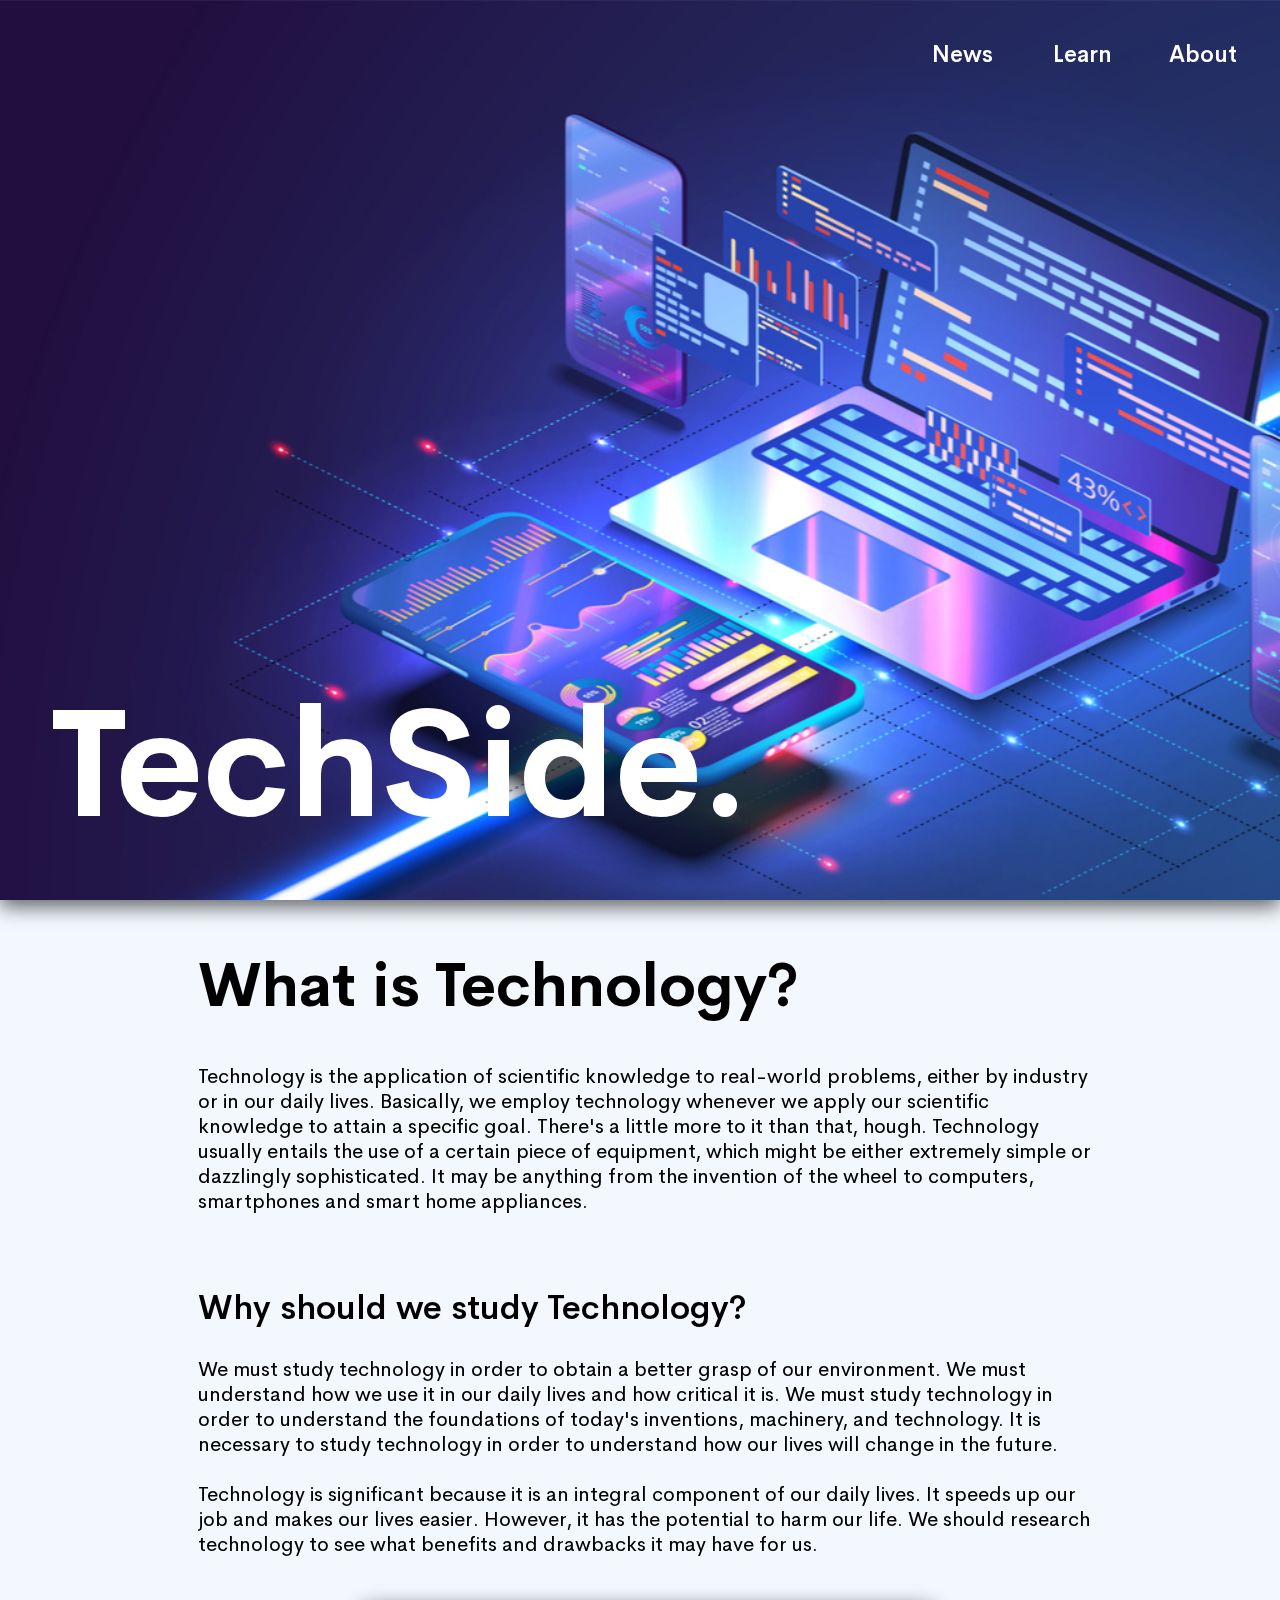
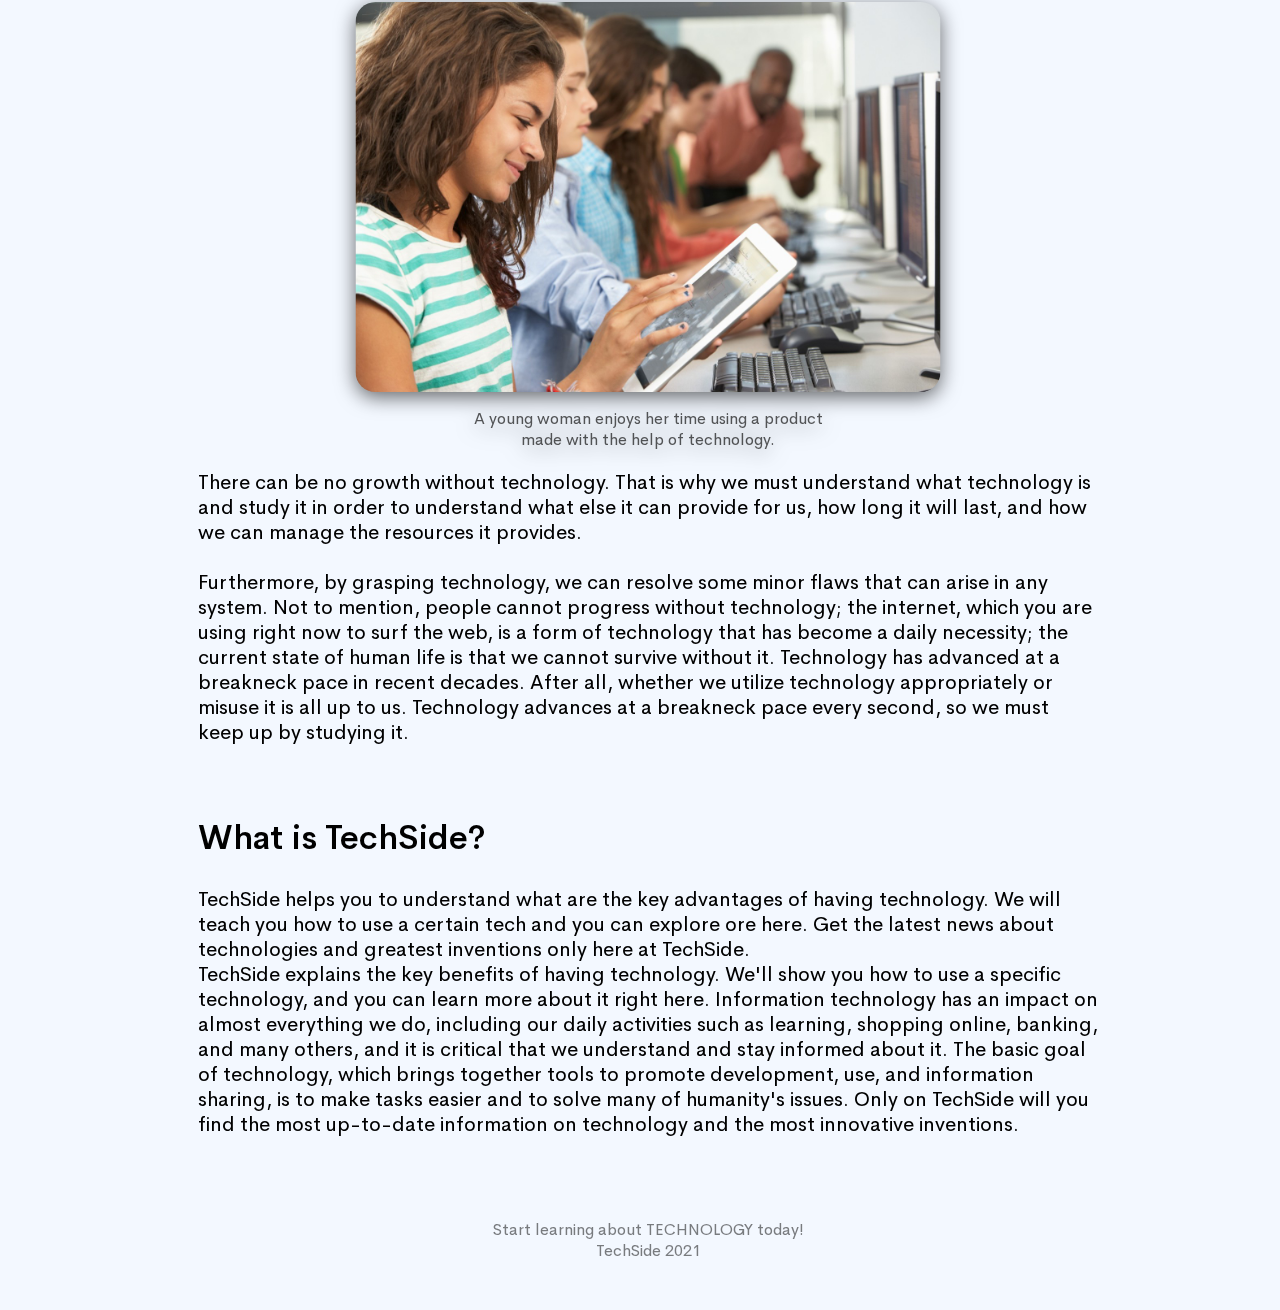
<file: index.html>
<!doctype html>
<html>

<head>
  <meta charset="utf-8">
  <meta name="viewport" content="width=device-width, initial-scale=1.0, user-scalable=no">
  <title>TechSide.</title>
  
  <link rel="stylesheet" href="css/loader.css" />
  <script src="js/loader.js"></script>

  <link rel="stylesheet" href="css/nav.css" />
  <link rel="stylesheet" type="text/css" href="font/style.css" />
  <link rel="stylesheet" href="css/style.css" />
  <script src="js/nav.js"></script>
  <script src="js/scripts.js"></script>

</head>

<header>
  <nav class="header" id="header">
    <div id="b1" class="menuBox" >
      <svg id="i1" class="menuIC" viewBox="0 0 100 100">
        <path id="top-line-1"     d="M30,37 L70,37 Z"></path>
        <path id="middle-line-1" 	d="M30,50 L70,50 Z"></path>
        <path id="bottom-line-1" 	d="M30,63 L70,63 Z"></path>
      </svg>
    </div>
    <div class="left">
      <a id="leftA">TechSide.</a>
    </div>
    <ul class="rightHeader">
      <li class="height"></li>
      <li><a onclick="fadeTransition('pages/news.html')">News</a></li>
      <li><a onclick="fadeTransition('pages/learn.html')">Learn</a></li>
      <li><a onclick="fadeTransition('pages/about.html')">About</a></li>
    </ul>
    <div style="background-image: url('files/home.jpg');" id="nvImg" class="behind"></div>
  </nav>
</header>

<div id="loader"></div>

<body class="main">

  <article>
    <h1>What is Technology?</h1>
    <p>
      Technology is the application of scientific knowledge to real-world problems, either
      by industry or in our daily lives. Basically, we employ technology whenever we apply
      our scientific knowledge to attain a specific goal. There's a little more to it than that,
      hough. Technology usually entails the use of a certain piece of equipment, which might
      be either extremely simple or dazzlingly sophisticated. It may be anything from the
      invention of the wheel to computers, smartphones and smart home appliances.
    </p><br>
    <article>
      <h2>Why should we study Technology?</h2>
      <p>
        We must study technology in order to obtain a better grasp of our environment. We must understand how we use it
        in our daily lives and how critical it is. We must study technology in order to understand the foundations of
        today's inventions, machinery, and technology. It is necessary to study technology in order to understand how
        our lives will change in the future.<br><br>
        Technology is significant because it is an integral component of our daily lives. It speeds up our job and makes
        our lives easier. However, it has the potential to harm our life. We should research technology to see what
        benefits and drawbacks it may have for us.<br><br></p>

      <figure>
        <img src="files/fig1.jpeg"/>
        <figcaption>A young woman enjoys her time using a product<br>made with the help of technology.</figcaption>
      </figure>
      <p>
        There can be no growth without technology. That is why we must understand what technology is and study it in
        order to understand what else it can provide for us, how long it will last, and how we can manage the resources
        it provides.<br><br>
        Furthermore, by grasping technology, we can resolve some minor flaws that can arise in any system. Not to
        mention, people cannot progress without technology; the internet, which you are using right now to surf the web,
        is a form of technology that has become a daily necessity; the current state of human life is that we cannot
        survive without it. Technology has advanced at a breakneck pace in recent decades. After all, whether we utilize
        technology appropriately or misuse it is all up to us. Technology advances at a breakneck pace every second, so
        we must keep up by studying it.
      </p><br>
    </article>




    <article>
      <h2>What is TechSide?</h2>
      <p>TechSide helps you to understand what are the key advantages of having technology. We will teach you how to use
        a certain tech and you can explore ore here. Get the latest news about technologies and greatest inventions only
        here at TechSide.
        <br>TechSide explains the key benefits of having technology. We'll show you
        how to use a specific technology, and you can learn more about it right
        here. Information technology has an impact on almost everything we do,
        including our daily activities such as learning, shopping online, banking, and many others, and it is critical
        that we understand and stay informed about it. The basic goal of technology, which brings together tools to
        promote development, use, and information sharing, is to make tasks easier and to solve many of humanity's
        issues. Only on TechSide will you find the most
        up-to-date information on technology and the most innovative inventions.
      </p>

    </article>

  </article>
  <br>
  <p class="centerL">
    <br>Start learning about TECHNOLOGY today!
    <br>TechSide 2021
  </p>
  <br>

</body>
<script src="js/AJS.js"></script>
<script src="js/hamburger.js"></script>


</html>
</file>
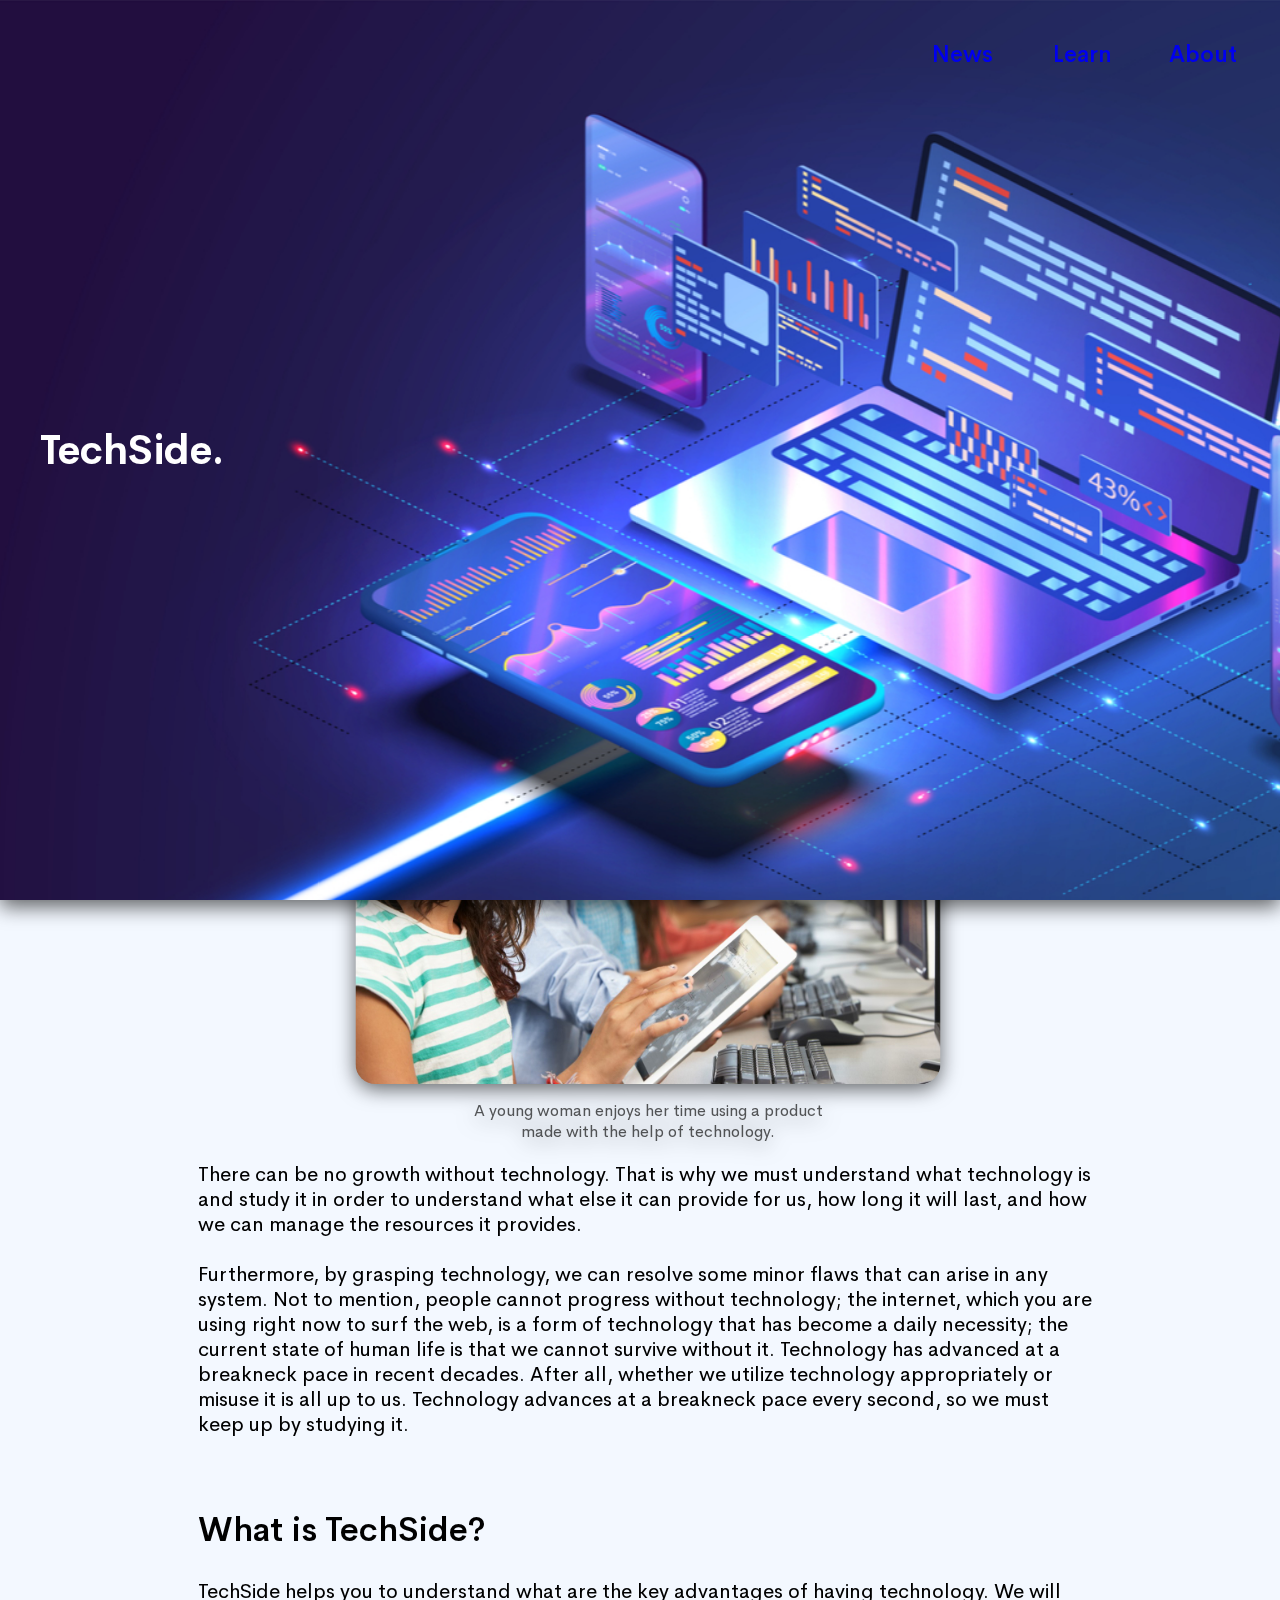
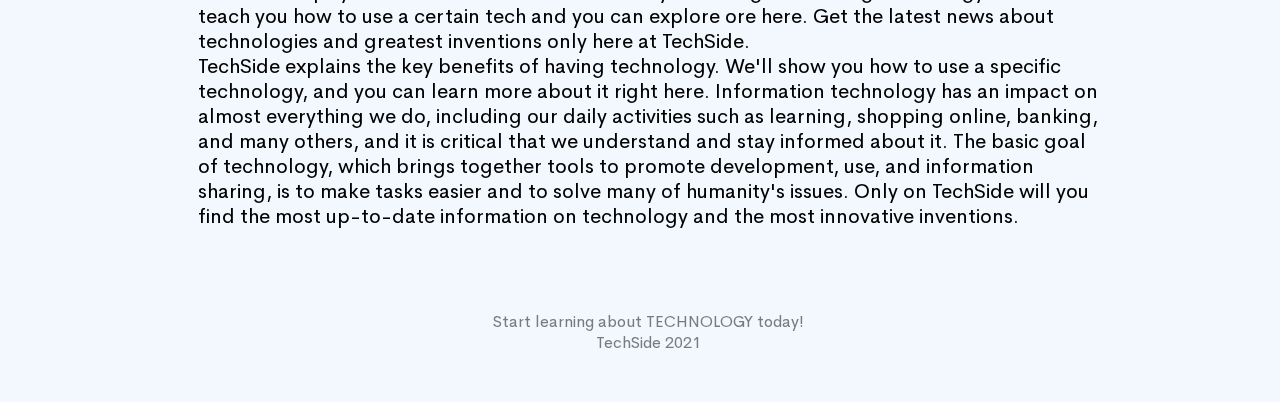
<file: main.html>
<!doctype html>
<html>

<head>
  <meta charset="utf-8">
  <title>TechSide.</title>
  <link rel="stylesheet" href="css/nav.css" />
  <link rel="stylesheet" href="css/style.css" />
  <link rel="stylesheet" type="text/css" href="font/style.css" />

  <script src="js/nav.js"></script>
</head>


<header>
  <nav class="header" id="header">
    <li class="left">
      <a id="leftA">TechSide.</a>
    </li>
    <ul class="rightHeader">
      <li class="height"></li>
      <li><a href="pages/news.html">News</a></li>
      <li><a href="pages/learn.html">Learn</a></li>
      <li><a href="pages/about.html">About</a></li>
    </ul>
    <ul style="background-image: url('files/home.jpg');" id="nvImg" class="behind"></ul>
  </nav>
</header>

<body class="main">

  <article>
    <h1>What is Technology?</h1>
    <p>
      Technology is the application of scientific knowledge to real-world problems, either
      by industry or in our daily lives. Basically, we employ technology whenever we apply
      our scientific knowledge to attain a specific goal. There's a little more to it than that,
      hough. Technology usually entails the use of a certain piece of equipment, which might
      be either extremely simple or dazzlingly sophisticated. It may be anything from the
      invention of the wheel to computers, smartphones and smart home appliances.
    </p><br>
    <article>
      <h2>Why should we study Technology?</h2>
      <p>
        We must study technology in order to obtain a better grasp of our environment. We must understand how we use it
        in our daily lives and how critical it is. We must study technology in order to understand the foundations of
        today's inventions, machinery, and technology. It is necessary to study technology in order to understand how
        our lives will change in the future.<br><br>
        Technology is significant because it is an integral component of our daily lives. It speeds up our job and makes
        our lives easier. However, it has the potential to harm our life. We should research technology to see what
        benefits and drawbacks it may have for us.<br><br></p>

      <figure>
        <img src="files/fig1.jpeg" />
        <figcaption>A young woman enjoys her time using a product<br>made with the help of technology.</figcaption>
      </figure>
      <p>
        There can be no growth without technology. That is why we must understand what technology is and study it in
        order to understand what else it can provide for us, how long it will last, and how we can manage the resources
        it provides.<br><br>
        Furthermore, by grasping technology, we can resolve some minor flaws that can arise in any system. Not to
        mention, people cannot progress without technology; the internet, which you are using right now to surf the web,
        is a form of technology that has become a daily necessity; the current state of human life is that we cannot
        survive without it. Technology has advanced at a breakneck pace in recent decades. After all, whether we utilize
        technology appropriately or misuse it is all up to us. Technology advances at a breakneck pace every second, so
        we must keep up by studying it.
      </p><br>
    </article>




    <article>
      <h2>What is TechSide?</h2>
      <p>TechSide helps you to understand what are the key advantages of having technology. We will teach you how to use
        a certain tech and you can explore ore here. Get the latest news about technologies and greatest inventions only
        here at TechSide.
        <br>TechSide explains the key benefits of having technology. We'll show you
        how to use a specific technology, and you can learn more about it right
        here. Information technology has an impact on almost everything we do,
        including our daily activities such as learning, shopping online, banking, and many others, and it is critical
        that we understand and stay informed about it. The basic goal of technology, which brings together tools to
        promote development, use, and information sharing, is to make tasks easier and to solve many of humanity's
        issues. Only on TechSide will you find the most
        up-to-date information on technology and the most innovative inventions.
      </p>

    </article>

  </article>
  <br>
  <p class="centerL">
    <br>Start learning about TECHNOLOGY today!
    <br>TechSide 2021
  </p>
  <br>

</body>

</html>
</file>
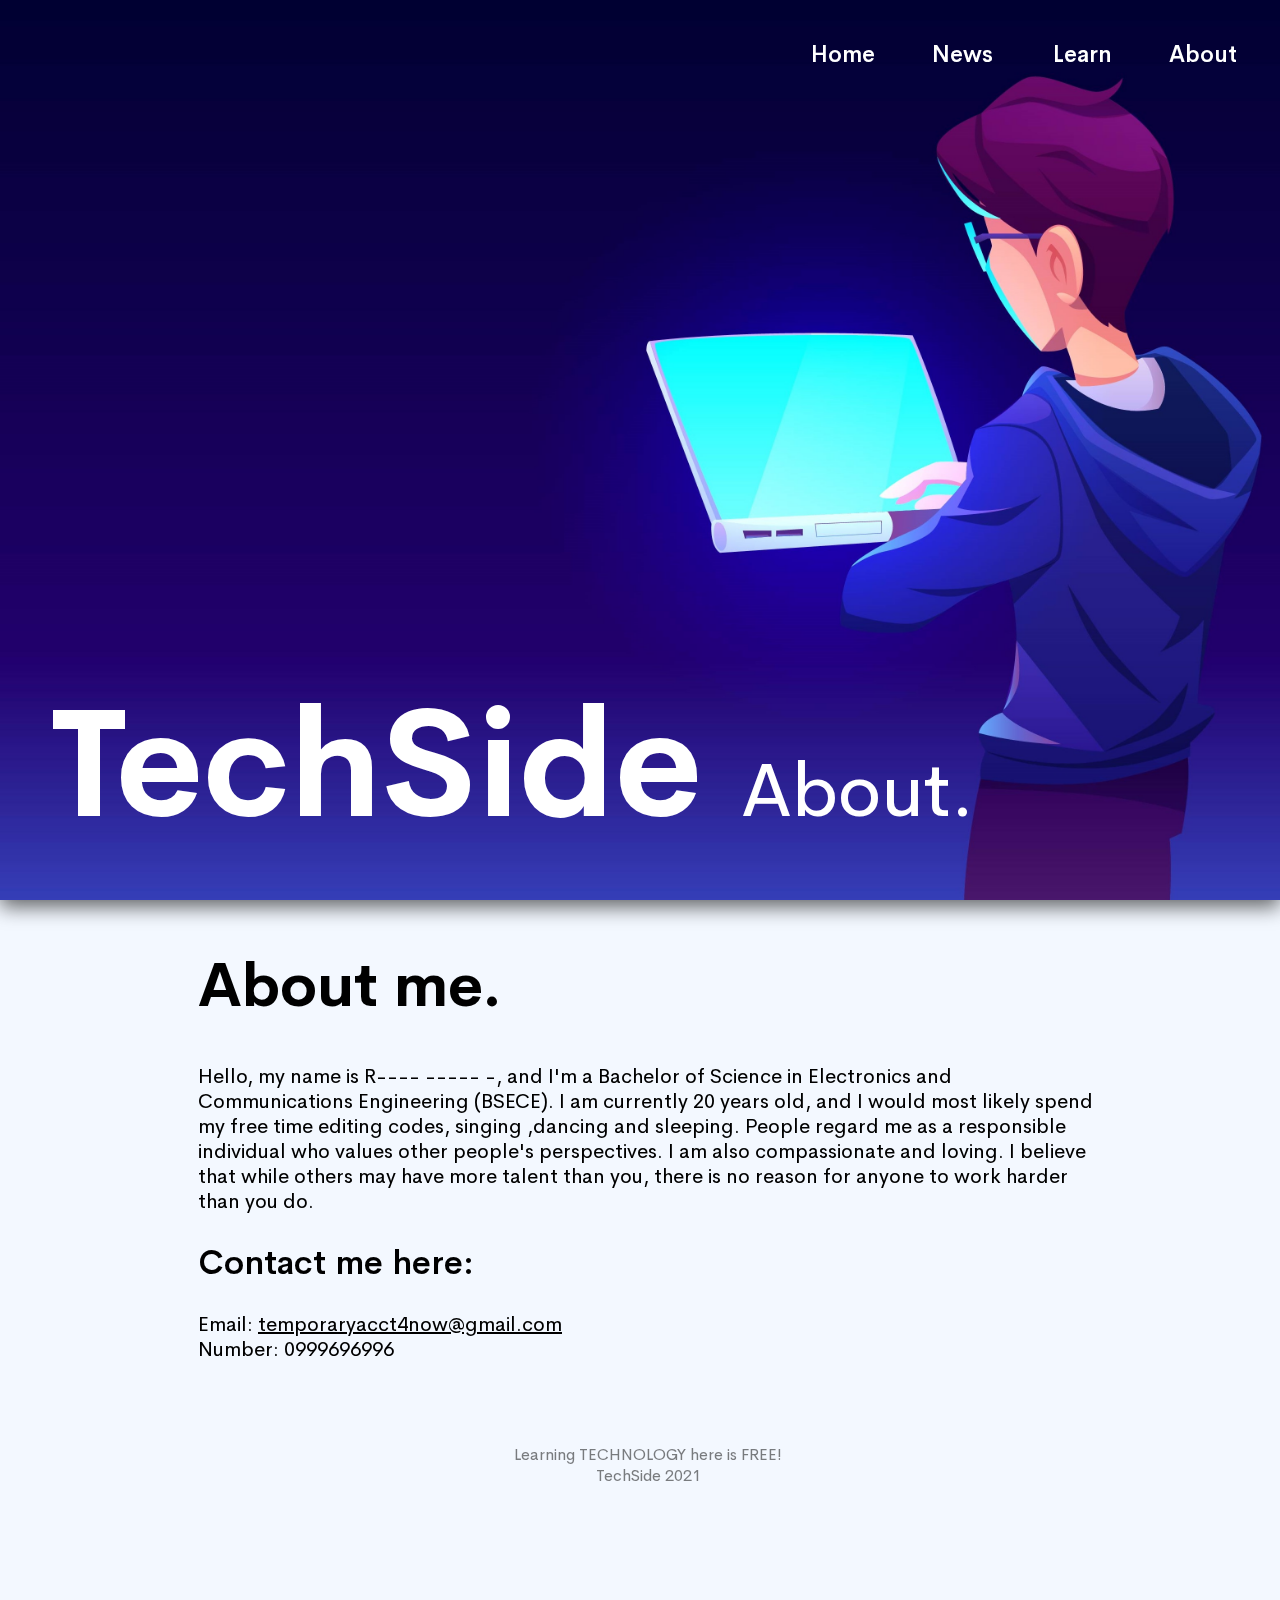
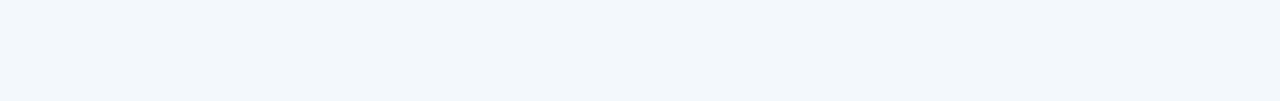
<file: pages/about.html>
<!doctype html>
<html>

<head>
	<meta charset="utf-8">
	<meta name="viewport" content="width=device-width, initial-scale=1.0, user-scalable=no">
	<title>TechSide About.</title>

	<link rel="stylesheet" href="../css/loader.css" />
	<script src="../js/loader.js"></script>

	<link rel="stylesheet" type="text/css" href="../font/style.css" />
	<link rel="stylesheet" href="../css/nav.css" />
	<link rel="stylesheet" href="../css/link.css" />
	<link rel="stylesheet" href="../css/style.css" />
  	<script src="../js/scripts.js"></script>
	<script src="../js/nav.js"></script>

</head>
<div id="loader"></div>

<body class="main">
	<nav class="header" id="header">
    <div id="b1" class="menuBox" >
      <svg id="i1" class="menuIC" viewBox="0 0 100 100">
        <path id="top-line-1"     d="M30,37 L70,37 Z"></path>
        <path id="middle-line-1" 	d="M30,50 L70,50 Z"></path>
        <path id="bottom-line-1" 	d="M30,63 L70,63 Z"></path>
      </svg>
    </div>
    <li class="left">
			<a id="leftA" class="sub">TechSide </a>
			<a id="leftB" class="sub">About.</a>
		</li>
		<ul class="rightHeader">
			<li class="height"></a></li>
			<li><a onclick="fadeTransition('../index.html')">Home</a></li>
			<li><a onclick="fadeTransition('news.html')">News</a></li>
			<li><a onclick="fadeTransition('learn.html')">Learn</a></li>
			<li><a onclick="fadeTransition('about.html')">About</a></li>
		</ul>
		<div style="background-image: url('../files/about.jpg');" id="nvImg" class="behind"></div>
		<p class="right"></p>
	</nav>
	<article>
		<h1>About me.</h1>
		<p>
			Hello, my name is R---- ----- -, and I'm a Bachelor of Science in Electronics and Communications Engineering (BSECE).
			I am currently 20 years old, and I would most likely spend my free time editing codes, singing ,dancing and sleeping.
			People regard me as a responsible individual who values other people's perspectives. I am also compassionate
			and loving. I believe that while others may have more talent than you, there is no reason for anyone to work
			harder than you do.

		</p>
		<article>
			<h2>Contact me here:</h2>
			<p>			
				Email: <a class="mail" href = "mailto:temporaryacct4now@gmail.com">temporaryacct4now@gmail.com</a>
				<br>
				Number: 0999696996
			</p>
		</article>
	</article>
	<br>
	<p class="centerL">
		<br>Learning TECHNOLOGY here is FREE!
		<br>TechSide 2021
	</p>
	<br>
</body>
<script src="../js/AJS.js"></script>
<script src="../js/hamburger.js"></script>


</html>
</file>
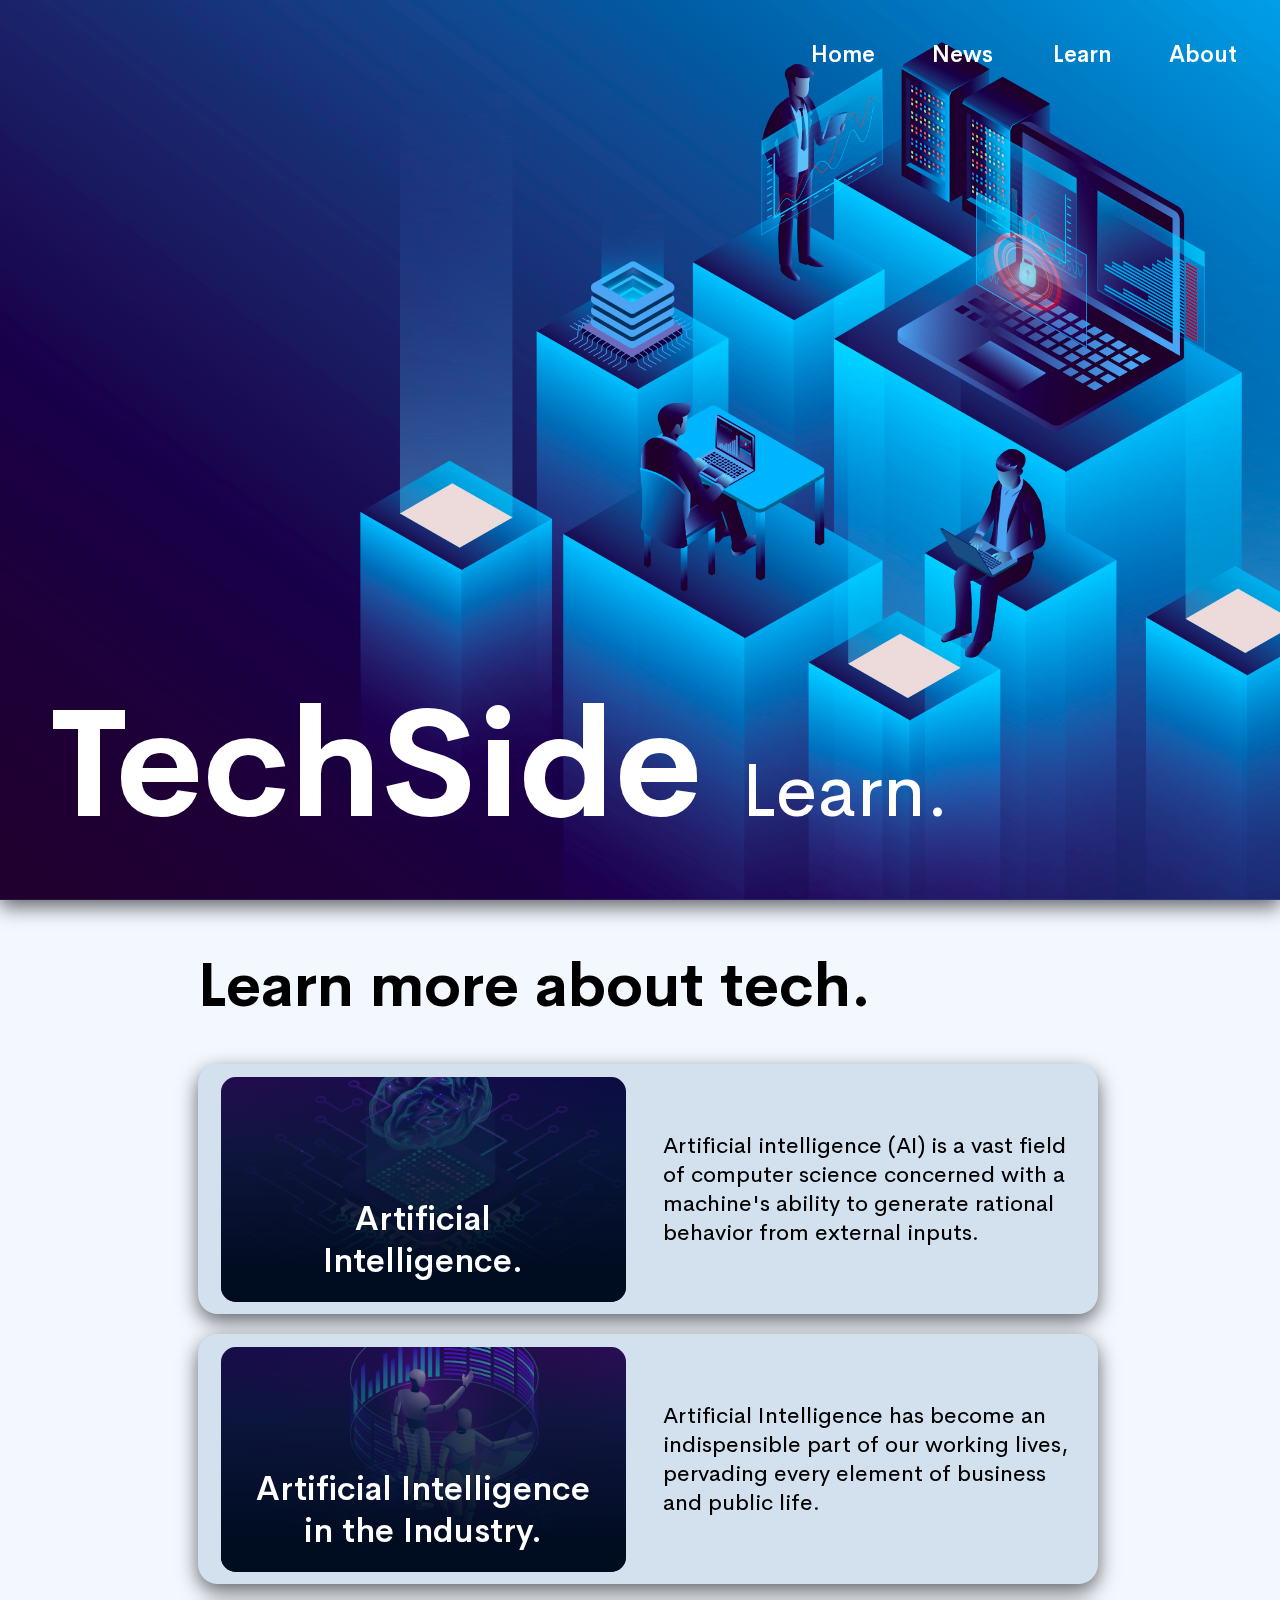
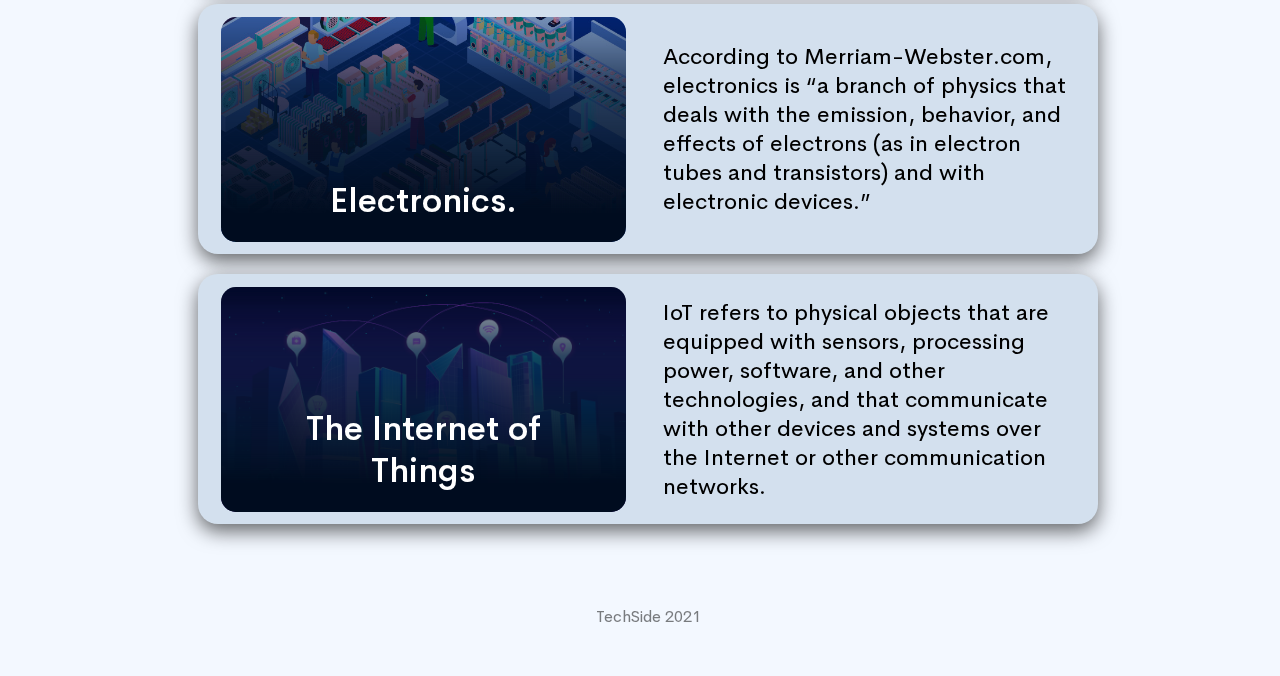
<file: pages/learn.html>
<!doctype html>
<html>

<head>
	<meta charset="utf-8">
	<meta name="viewport" content="width=device-width, initial-scale=1.0, user-scalable=no">
	<title>TechSide Learn.</title>

	<link rel="stylesheet" href="../css/loader.css" />
	<script src="../js/loader.js"></script>

	<link rel="stylesheet" type="text/css" href="../font/style.css" />
	<link rel="stylesheet" href="../css/nav.css" />
	<link rel="stylesheet" href="../css/link.css" />
	<link rel="stylesheet" href="../css/style.css" />
  	<script src="../js/scripts.js"></script>
	<script src="../js/nav.js"></script>


</head>

<div id="loader"></div>

<body class="main">
	<nav class="header" id="header">
    <div id="b1" class="menuBox" >
      <svg id="i1" class="menuIC" viewBox="0 0 100 100">
        <path id="top-line-1"     d="M30,37 L70,37 Z"></path>
        <path id="middle-line-1" 	d="M30,50 L70,50 Z"></path>
        <path id="bottom-line-1" 	d="M30,63 L70,63 Z"></path>
      </svg>
    </div>
    <li class="left">
			<a id="leftA" class="sub">TechSide </a>
			<a id="leftB" class="sub">Learn.</a>
		</li>
		<ul class="rightHeader">
			<li class="height"></a></li>
			<li><a onclick="fadeTransition('../index.html')">Home</a></li>
			<li><a onclick="fadeTransition('news.html')">News</a></li>
			<li><a onclick="fadeTransition('learn.html')">Learn</a></li>
			<li><a onclick="fadeTransition('about.html')">About</a></li>
		</ul>
		<div style="background-image: url('../files/learn.jpg');" id="nvImg" class="behind"></div>
		<p class="right"></p>
	</nav>
	<article>
		<h1>Learn more about tech.</h1>

		<div class="Lrow">
			<div class="lnk">
				<div class="img">
					<a onclick="fadeTransition('learn/Learn_AI.html')" class="imgFig"
						style="background-image: url('../files/thumb/AI.jpg');">
						<div class="back">
							<div>
								<p>Artificial Intelligence.</p>
							</div>
						</div>
					</a>
				</div>
			</div>
			<div class="desc">
				<p>Artificial intelligence (AI) is a vast field of computer science concerned with a machine's ability
					to generate rational behavior from external inputs.
				</p>
			</div>
		</div>

		<div class="Lrow">
			<div class="lnk">
				<div class="img">
					<a onclick="fadeTransition('learn/Learn_AI_Industry.html')" class="imgFig"
						style="background-image: url('../files/thumb/AI_Industry.jpg');">
						<div class="back">
							<div>
								<p>Artificial Intelligence in the Industry.</p>
							</div>
						</div>
					</a>
				</div>
			</div>
			<div class="desc">
				<p>
					Artificial Intelligence has become an indispensible part of our working lives, pervading every
					element of business and public life.
				</p>
			</div>
		</div>

		<div class="Lrow">
			<div class="lnk">
				<div class="img">
					<a onclick="fadeTransition('learn/Learn_Elec.html')" class="imgFig"
						style="background-image: url('../files/thumb/Electronics.jpg');">
						<div class="back">
							<div>
								<p>Electronics.</p>
							</div>
						</div>
					</a>
				</div>
			</div>
			<div class="desc">
				<p>
					According to Merriam-Webster.com, electronics is “a branch of physics that deals with the emission,
					behavior, and effects of electrons (as in electron tubes and transistors) and with electronic
					devices.”
				</p>

			</div>
		</div>

		<div class="Lrow">
			<div class="lnk">
				<div class="img">
					<a onclick="fadeTransition('learn/Learn_IoT.html')" class="imgFig"
						style="background-image: url('../files/thumb/IoT.jpg');">
						<div class="back">
							<div>
								<p>The Internet of Things</p>
							</div>
						</div>
					</a>
				</div>
			</div>
			<div class="desc">
				<p>
					IoT refers to physical objects that are equipped with sensors, processing
					power, software, and other technologies, and that communicate with other
					devices and systems over
					the Internet or other communication networks.
				</p>
			</div>
		</div>
	</article>
	<br>
	<p class="centerL">
		<br>TechSide 2021
	</p>
	<br>
</body>
<script src="../js/AJS.js"></script>
<script src="../js/hamburger.js"></script>


</html>
</file>
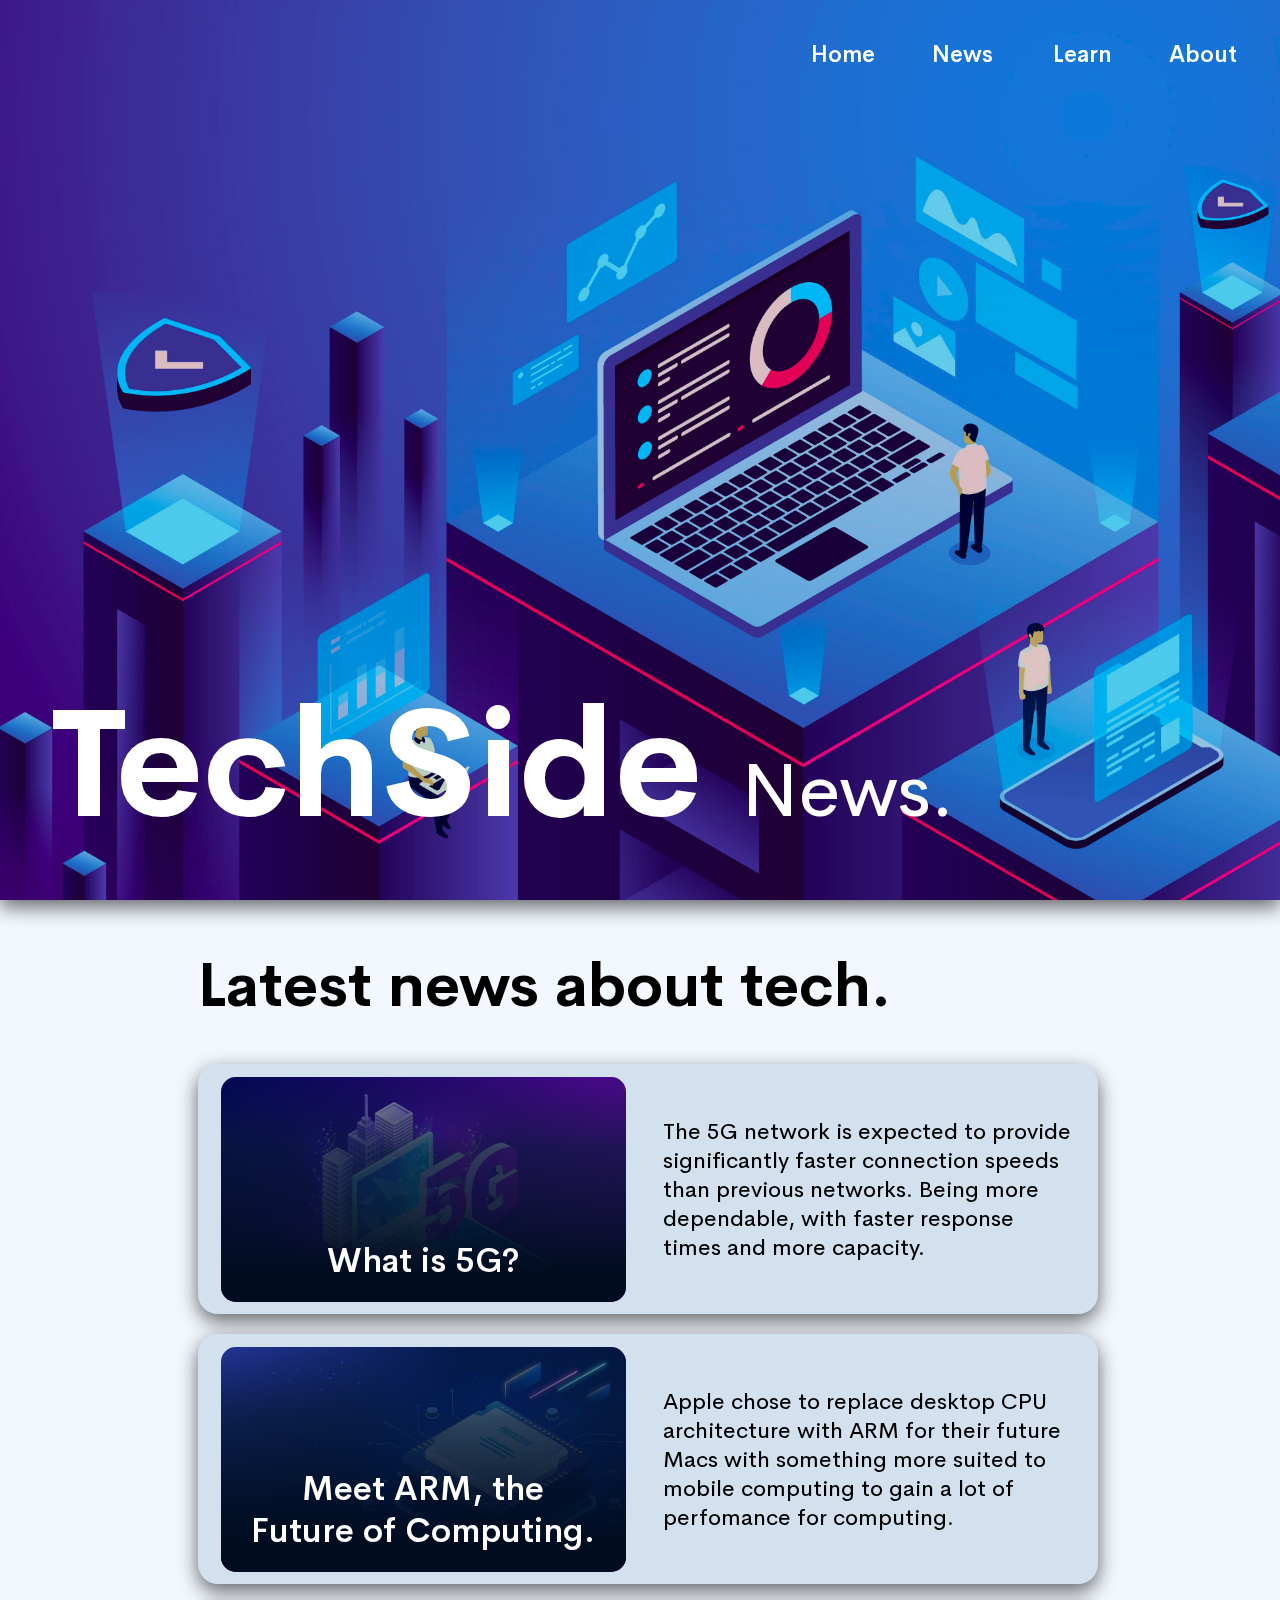
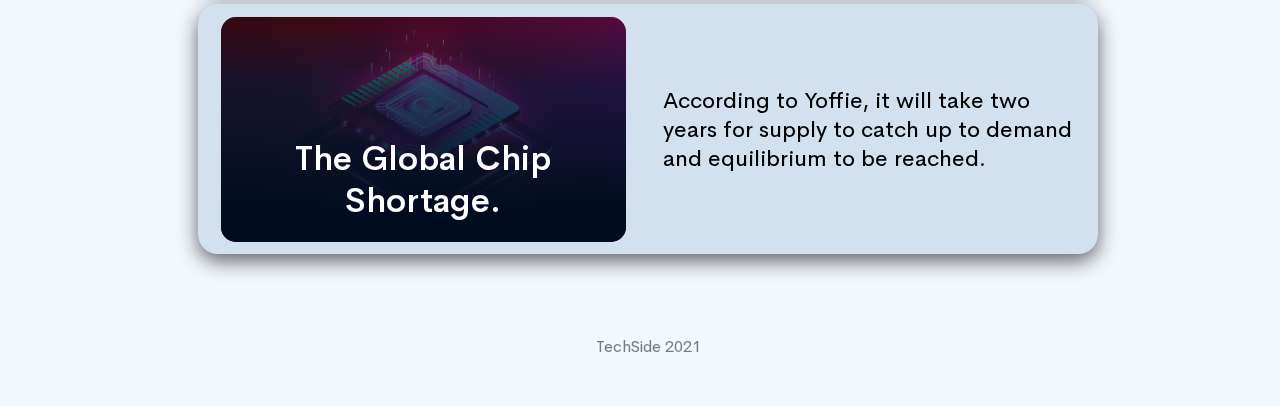
<file: pages/news.html>
<!doctype html>
<html>

<head>
	<meta charset="utf-8">
  	<meta name="viewport" content="width=device-width, initial-scale=1.0, user-scalable=no">
	<title>TechSide News.</title>

	<link rel="stylesheet" href="../css/loader.css" />
	<script src="../js/loader.js"></script>

	<link rel="stylesheet" type="text/css" href="../font/style.css" />
	<link rel="stylesheet" href="../css/nav.css" />
	<link rel="stylesheet" href="../css/link.css" />
	<link rel="stylesheet" href="../css/style.css" />
  	<script src="../js/scripts.js"></script>
	<script src="../js/nav.js"></script>

</head>
<div id="loader"></div>

<body class="main">
	<nav class="header" id="header">
    <div id="b1" class="menuBox" >
      <svg id="i1" class="menuIC" viewBox="0 0 100 100">
        <path id="top-line-1"     d="M30,37 L70,37 Z"></path>
        <path id="middle-line-1" 	d="M30,50 L70,50 Z"></path>
        <path id="bottom-line-1" 	d="M30,63 L70,63 Z"></path>
      </svg>
    </div>
    <li class="left">
			<a id="leftA" class="sub">TechSide </a>
			<a id="leftB" class="sub">News.</a>
		</li>
		<ul class="rightHeader">
			<li class="height"></a></li>
			<li><a onclick="fadeTransition('../index.html')">Home</a></li>
			<li><a onclick="fadeTransition('news.html')">News</a></li>
			<li><a onclick="fadeTransition('learn.html')">Learn</a></li>
			<li><a onclick="fadeTransition('about.html')">About</a></li>
		</ul>
		<div style="background-image: url('../files/news.jpg');" id="nvImg" class="behind"></div>
		<p class="right"></p>
	</nav>
	<article class="all-browsers">
		<h1>Latest news about tech.</h1>

		<div class="Lrow">
			<div class="lnk">
				<div class="img">
					<a onclick="fadeTransition('news/News_5G.html')" class="imgFig" style="background-image: url('../files/thumb/5G.jpg');">
						<div class="back">
							<div>
								<p>What is 5G?</p>
							</div>
						</div>
					</a>
				</div>
			</div>
			<div class="desc">
				<p>
					The 5G network is expected to provide significantly faster connection speeds than previous networks.
					Being
					more dependable, with faster response times and more capacity.
				</p>
			</div>
		</div>

		<div class="Lrow">
			<div class="lnk">
				<div class="img">
					<a onclick="fadeTransition('news/News_Arm.html')" class="imgFig"
						style="background-image: url('../files/thumb/ARM.jpg');">
						<div class="back">
							<div>
								<p>Meet ARM, the Future of Computing.</p>
							</div>
						</div>
					</a>
				</div>
			</div>
			<div class="desc">
				<p>
					Apple chose to replace desktop CPU architecture with ARM for their future Macs with something more suited to mobile
					computing to gain a lot of perfomance for computing.
				</p>
			</div>
		</div>
		
		<div class="Lrow">
			<div class="lnk">
				<div class="img">
					<a onclick="fadeTransition('news/News_ChipShortage.html')" class="imgFig"
						style="background-image: url('../files/thumb/Shortage.jpg');">
						<div class="back">
							<div>
								<p>The Global Chip Shortage.</p>
							</div>
						</div>
					</a>
				</div>
			</div>
			<div class="desc">
				<p>
					According to Yoffie, it will take two years for supply to catch up to demand and equilibrium to be reached.
				</p>
			</div>
		</div>
	</article>

	
	<br>
	<p class="centerL">
		<br>TechSide 2021
	</p>
	<br>
</body>
<script src="../js/AJS.js"></script>
<script src="../js/hamburger.js"></script>


</html>
</file>
<file: css/loader.css>
@font-face {
    font-family: 'Cerebri Sans Book';
    font-style: normal;
    font-weight: normal;
    src: local('Cerebri Sans Book'), url('Cerebri Sans Book.woff') format('woff');
}

#loader {
	position: fixed;
    top: 0;
    left: 0;
    z-index: 999;
    width: 100%;
    height: 100%;

    display: -webkit-flex;
    display: flex;

    -webkit-align-items: center;
    -webkit-box-align: center;

    align-items: center;
    justify-content: center;

	opacity: 1;
	visibility: visible;
	transition: 0.25s;
}

#loader .text {
	font-family: 'Cerebri Sans Book';	
	font-size: 12pt;
	display: block;
	position: absolute;
	margin-top: 100px;
	opacity: 0.7;
}

#loader svg {
	margin-top: -100px;
}


@media (prefers-color-scheme: dark) {
	#loader {
		background-color: #000C1F;
		color: white;
	}
}

@media (prefers-color-scheme: light) {
	#loader {
		background-color: #f3f8ff;
		color: black;
	}
}
</file>
<file: css/nav.css>
@charset "utf-8";
/* CSS Document */
nav {
	background-color: rgba(0,26,69,.60);
	overflow: hidden;
	position: fixed;
	z-index: 1;
	top: 0;
	left: 0;
	padding: 0;
	margin: 0;
	width:100%;
	height: 100%;
	list-style: none;
	filter: drop-shadow(0 7px 10px rgba(0,0,0,0.6));
	backdrop-filter:opacity(0.99);
	-webkit-backdrop-filter:opacity(0.99);

	color: #ffffff;
	min-width: 320px;
	
}

nav .collapse {
	height: 100px;
	transition: 0.5s;
	background-color: rgba(0,26,69,.60);
}

nav .behind{
    background-size: cover;
	opacity: 1;
    width: 100%;
    height: 100%;
    z-index: -10;
    top:0;
	left:0;
	right:0;
	bottom:0;
	margin:0;
    background-position: center;
    background-repeat:space;
	transform: scale(1.001) translate3d(0,0,0);
	position:absolute;
	overflow: hidden;
}

nav .rightHeader {
	float:right;
	margin-right: 20px;
	z-index: 9;
}


nav .behindCllps{
    z-index: -9;
	opacity:0;
    /* transition: 0.5s; */
	filter: blur(15px);
}

.heightNav {
	height: 100px;
	background-color: rgba(0,26,69,.60);
	z-index: 10;
	backdrop-filter:blur(15px);
	-webkit-backdrop-filter:blur(15px);
	scale: 1.001;
}


.height {
	height: 70px;
	
    /* transition: 0.5s; */
}

nav li a .sub {
	font-family: 'Cerebri Sans Semibold';
	font-size: 30pt;
    text-decoration: none;
	text-align: left;
	z-index: 10;
	
}

nav .right {
	z-index: 10;
	float: left;
	position: absolute;
	top: -10px;
	left: 50px;
	font-family: 'Cerebri Sans SemiBold';

	font-size: 40pt;
	text-align: left;
}


#leftA{
	font-family: 'Cerebri Sans Bold';

	font-size: 30pt;
    text-decoration: none;
	text-align: left;
	z-index: 10;
}


.leftA2{
	font-size: 30pt;
    /* transition: 0.5s; */
	z-index: 10;
	
}
nav .left {
	z-index: 10;
	float: left;
	position: absolute;
	left: 40px;
	top: 50%;
	transform: translateY(-50%);
}

nav ul li a {
	font-family: 'Cerebri Sans Semibold';
	font-size: 17pt;
	margin: 5px 5px;
    transition: 0.45s;
	display: block;
    text-decoration: none;
	border-radius: 10px;
	line-height: 40px;
	text-align: center;
	z-index: 10;
	width: 105px;

	background-color: rgba(0,26,69,0);
	cursor: pointer;
	
}

nav ul li a:hover {
	z-index: 10;
	font-size: 18pt;
	font-family: 'Cerebri Sans Heavy';
	color: #72c0ff;
    transition: 0.2s;
	background-color: rgba(0,26,69,0.5);
	border-radius: 10px;

	scale: 1.05;
	
}
nav ul li a:active {
	z-index: 10;
	font-size: 18pt;
	font-family: 'Cerebri Sans Book';
	color: #007bff70;
    transition: 0.1s;
	background-color: rgba(0,26,69,1.00);
	border-radius: 10px;

	scale: 0.9;
}

nav ul li {
	display: inline-block;
    vertical-align: middle;
	padding:0;
	z-index: 10;
	
   
	
}



nav .menuBox {
	visibility: hidden;
	opacity: 0;

	transition-property: opacity, transform;
	z-index: 99;
	width: 50px;
	height: 50px;
	float: left;
}

nav .menuIC {
	position: relative;
	top: 50%;
	left: 50%;
	transform: translate(-50%,-50%);
	width: 100%; 
	height: 100%;
	fill: none;
	stroke-width: 6;
	stroke-linecap: round;
	stroke-linejoin: round;
	cursor: pointer;
	stroke: #FFFFFF; 
	opacity: .95; 
}

@media (max-width : 900px){
	nav .menuBox {
		margin: 10px 0 0 35px;
	}
	nav .rightHeader {
		pointer-events: none	;
		
		width: 130px;
		top: -10px;
		left: 55px;
		padding: 0;
		margin: 0;
		position: absolute;
	}
	nav ul li a {
		pointer-events:all;
		font-size: 13pt;
		left: 0px;
		scale: 1;
		width: 135px;
		text-align: left;
		padding: 0 10px;
	}
	nav ul li a:hover {
		scale: 1;
		font-size: 15pt;

	}
	nav ul li a:active {
		scale: 1;
		font-size: 12pt;
	}
	nav ul li{
		display: block;
		text-align: left;
	}
	
	.heightNav {
		height: 70px;
	}
	nav .collapse {
		height: 70px;
	}
	.left{
		pointer-events: none	;
		top: 0;
		left: 0;
		width: 100%;
		height: 100%;
		
		display: -webkit-flex;
		display: flex;

	
		-webkit-align-items: center;
		-webkit-box-align: center;
	
		align-items: center;
		justify-content: center;
	}

	nav	.right{
		width: 100%;
		font-size: 30pt;
		text-align: center;
		top: 15px;
		left: 0;
	}

	#leftB {
		padding-top: 20px;
		padding-left: 10px;
	}
}


@media (max-width : 720px ){
	nav .menuBox {
		margin: 10px 0 0 15px;
	}
}
</file>
<file: font/style.css>
/* #### Generated By: http://www.cufonfonts.com #### */

    @font-face {
    font-family: 'Cerebri Sans Book';
    font-style: normal;
    font-weight: normal;
    src: local('Cerebri Sans Book'), url('Cerebri Sans Book.woff') format('woff');
    }
    

    @font-face {
    font-family: 'Cerebri Sans Book Italic';
    font-style: normal;
    font-weight: normal;
    src: local('Cerebri Sans Book Italic'), url('Cerebri Sans Book Italic.woff') format('woff');
    }
    

    @font-face {
    font-family: 'Cerebri Sans Italic';
    font-style: normal;
    font-weight: normal;
    src: local('Cerebri Sans Italic'), url('Cerebri Sans Italic.woff') format('woff');
    }
    

    @font-face {
    font-family: 'Cerebri Sans SemiBold';
    font-style: normal;
    font-weight: normal;
    src: local('Cerebri Sans SemiBold'), url('Cerebri Sans SemiBold.woff') format('woff');
    }
    

    @font-face {
    font-family: 'Cerebri Sans SemiBold Italic';
    font-style: normal;
    font-weight: normal;
    src: local('Cerebri Sans SemiBold Italic'), url('Cerebri Sans SemiBold Italic.woff') format('woff');
    }
    

    @font-face {
    font-family: 'Cerebri Sans Bold';
    font-style: normal;
    font-weight: normal;
    src: local('Cerebri Sans Bold'), url('Cerebri Sans Bold.woff') format('woff');
    }
    

    @font-face {
    font-family: 'Cerebri Sans Bold Italic';
    font-style: normal;
    font-weight: normal;
    src: local('Cerebri Sans Bold Italic'), url('Cerebri Sans Bold Italic.woff') format('woff');
    }
    

    @font-face {
    font-family: 'Cerebri Sans ExtraBold';
    font-style: normal;
    font-weight: normal;
    src: local('Cerebri Sans ExtraBold'), url('Cerebri Sans ExtraBold.woff') format('woff');
    }
    

    @font-face {
    font-family: 'Cerebri Sans ExtraBold Italic';
    font-style: normal;
    font-weight: normal;
    src: local('Cerebri Sans ExtraBold Italic'), url('Cerebri Sans ExtraBold Italic.woff') format('woff');
    }
    

    @font-face {
    font-family: 'Cerebri Sans Heavy';
    font-style: normal;
    font-weight: normal;
    src: local('Cerebri Sans Heavy'), url('Cerebri Sans Heavy.woff') format('woff');
    }
</file>
<file: css/style.css>
@charset "utf-8";


/* CSS Document */
body .main{
	font-family: 'Cerebri Sans Book';	
	padding-top: 50%;

}

body {
	transition: opacity 0.25s;
	width: 100%;
}

html{
	font-family: 'Cerebri Sans Book';
	font-size: 15pt;
	margin: 0 40px;
    overflow-y: overflow;
	scroll-behavior: smooth;
	min-width: 320px;
}



aside {
	float: right;
	padding: 0;
	position: relative;
	width: 50%
}


article {
	display: block;
	position: relative;
	max-width: 900px;
	left: 50%;
	transform: translateX(-50%);
}

article h1 {
	font-family: 'Cerebri Sans Bold';
	font-size: 45pt;
}

article article h2 {
	font-family: 'Cerebri Sans SemiBold';

	font-size: 25pt;
	
}

p.centerL {
	font-family: 'Cerebri Sans Book';
	font-size: 12pt;
	opacity: 0.5;
	text-align: center;
	width:100%;
	
}
figure{
	width: 100%;
	margin: 0;
	padding: 0;
    filter: drop-shadow(0 5px 10px rgba(0,0,0,0.6));
}

figure figcaption{
	margin: 16px 0 8px 0;
	width: 100%;
	font-size: 12pt;
	opacity: 0.65;
	text-align: center;
}

figure img {
    animation-name: closeImg;
    animation-duration: 1.25s;

	border-radius: 20px;
	width: 65%;
	left: 50%;
	transform: translateX(-50%);
	margin: 0;
	padding: 0;
	display: block;
	position: relative;
}
/* 
.imgToggle {
    animation-name: openImg;
    animation-duration: 1.25s;

	width: 100%;
	left: 50%;
	transform: translateX(-50%);
	margin: 0;
	padding: 0;
	display: block;
	position: relative;
}



@keyframes openImg {
	0% {
		width: 65%;
	}
	10% {
		width: 62.5%;
	}
	30% {
		width: 102%;
	}
	60% {
		width: 99%;
	}
	100% {
		width: 100%;
	}
}

@keyframes closeImg {
	0% {
		width: 100%;
	}
	10% {
		width: 105%;
	}
	30% {
		width: 62.5%;
	}
	60% {
		width: 66%;
	}
	100% {
		width: 65%;
	}
} */

header, section, footer,
aside, nav, article, figure {
  display: block;
}

@media (max-width : 900px ){
	figure img {
		width: 75%;
	}
}


@media (max-width : 720px ){
	figure img {
		width: 80%;
	}
	html{
		font-size: 12pt;
		margin: 0 20px;
	}
	article h1 {
		font-size: 25pt;
	}
	article article h2 {
		font-size: 20pt;
	}
	figure figcaption{
		font-size: 10pt;
	}
	p.centerL {
		font-size: 10pt;
	}
	
}


@media (max-width : 500px ){
	figure img {
		width: 95%;
	}
}


@media (prefers-color-scheme: dark) {
	html{
		background-color: #000C1F;
		color: white;
	}
	a.mail {
		color: white;
	}
}

@media (prefers-color-scheme: light) {
	html{
		background-color: #f3f8ff;
		color: black;
	}
	a.mail {
		color: black;
	}
}
</file>
<file: css/link.css>
@charset "utf-8";
/* CSS Document */

.Lrow{
	height: 250px;
	border-radius: 20px;
    filter: drop-shadow(0 7.5px 10px rgba(0,0,0,0.6));
	transition: 0.25s;
	margin: 20px 0;
}
.Lrow:hover{
	filter: drop-shadow(0 15px 20px rgba(0,0,0,0.6));
	transition: 0.25s;

}


.Lrow .lnk {
	font-family: 'Cerebri Sans SemiBold';
	font-size: 25pt;

	float: left;
	left:0;
	padding: 0;
	position: relative;
	display:block; 	
	width: 50%;
	height: 100%;

	cursor: pointer;
}


.Lrow .lnk .img {
	width: 100%;	
	height: 100%;
	overflow: hidden;
	display:block; 	

	position: relative;
	left: 50%;
	top: 50%;
	transform: translate(-50%, -50%);

	transition: 0.5s;
	
}

.Lrow .lnk .img:hover {
	filter: drop-shadow(0 11px 15px rgba(0,0,0,0.6));
	transition: 0.5s;
}

.Lrow .lnk .img:active {
	filter: drop-shadow(0 3px 4px rgba(0,0,0,0.6));
	transition: 0.1s;

}


.Lrow .lnk .img .imgFig{
	display:block; 	
    background-size: cover;
	height: 90%;
	width: 90%;
	top: 5%;
	left: 5%;
	margin: 0;
    background-position: center;
    background-repeat: no-repeat;
	text-align: center;
	
    position: relative;
	transition: 0.5s;
	
	text-decoration: none;
	color: white;
	border-radius: 15px;
	
}

.Lrow .lnk .img:hover .imgFig {
	transition: 0.5s;
	transform: scale(1.05);
}

.Lrow .lnk .img:active .imgFig {
	transition: 0.1s;
	transform: scale(0.95);
}

.Lrow .lnk .img .imgFig div{
	
	display:block; 	
	bottom: 0px;

	margin: 0;
	padding: 0;
	width: 100%;
	text-align: center;
	
	position: absolute;
	text-decoration: none;
	
}


.Lrow .lnk .img .imgFig .back{
	height: 100%;
	margin: 0;
	transition: 0.5s;

	background-position: 0 100%;
	background-size: 1px 125%;
	background-image: linear-gradient(to top,  #000C1F 10%, #051937cb, transparent);

	border-radius: 15px;
	
}

.Lrow .lnk .img:hover .imgFig .back{
	background-position: 0 20%;
	background-size: 1px 150%;


}
.Lrow .lnk .img:active .imgFig .back{
	transition: 0.1s;
	background-position: 0 50%;

}


.Lrow .lnk .img .imgFig .back p {
	transition: 0.5s;

	transform: scale(1);
	transform-origin: 50% 100%;
	
	padding: 0 5%;
	margin: 0 10px 20px 10px;
	
}

.Lrow .lnk .img:hover .imgFig .back p {

	transform: scale(0.75);
}


.Lrow .lnk .img:active .imgFig .back p {
	transition: 0.1s;
	transform: scale(0.8);
}




.Lrow .desc {
	font-size: 17pt;
	
	float: right;
	padding: 0;
	position:static;
	display:block; 	
	width: 50%;
	height: 100%;
	overflow: hidden;
}

.Lrow .desc p{
    display: -webkit-flexbox;
    display: -ms-flexbox;
    display: -webkit-flex;
    -webkit-flex-align: center;
    -ms-flex-align: center;
    -webkit-align-items: center;

    align-items: center;
    justify-content: center;

	height: 100%;
    display: flex;
	margin: 0 25px 0 15px;
}


@media (max-width : 900px ){
	.Lrow .lnk{
		font-size: 20pt;

	}

	.Lrow .desc{
		font-size: 14pt;

	}
}


@media (max-width : 720px ){
	.Lrow .lnk{
		font-size: 17pt;
	}

	.Lrow .desc{
		font-size: 11pt;
	}
}

@media (max-width : 600px ){
	.Lrow{
		height: unset;
		overflow: hidden;
	}
	
	.Lrow .lnk{
		font-size: 22pt;

		left:0;
		padding: 0;
		position: relative;
		display:block; 	
		width: 100%;
		height: 320px;
	
		cursor: pointer;
	}

	.Lrow .desc{
		font-size: 11pt;
		text-align: center;

		padding: 10px 5% 25px 5%;
		position: relative;
		display:block; 	
		width: auto;
		height: unset;
		overflow: hidden;

	}
}



@media (prefers-color-scheme: dark) {
	.Lrow{
		background-color:#1f3853;
	}
	.Lrow:hover{
		background-color:#1e456e;
	}
}

@media (prefers-color-scheme: light) {
	.Lrow{
		background-color:#d3e0ee;
	}
	.Lrow:hover{
		background-color:#bfd8f3;
	}
}
</file>
